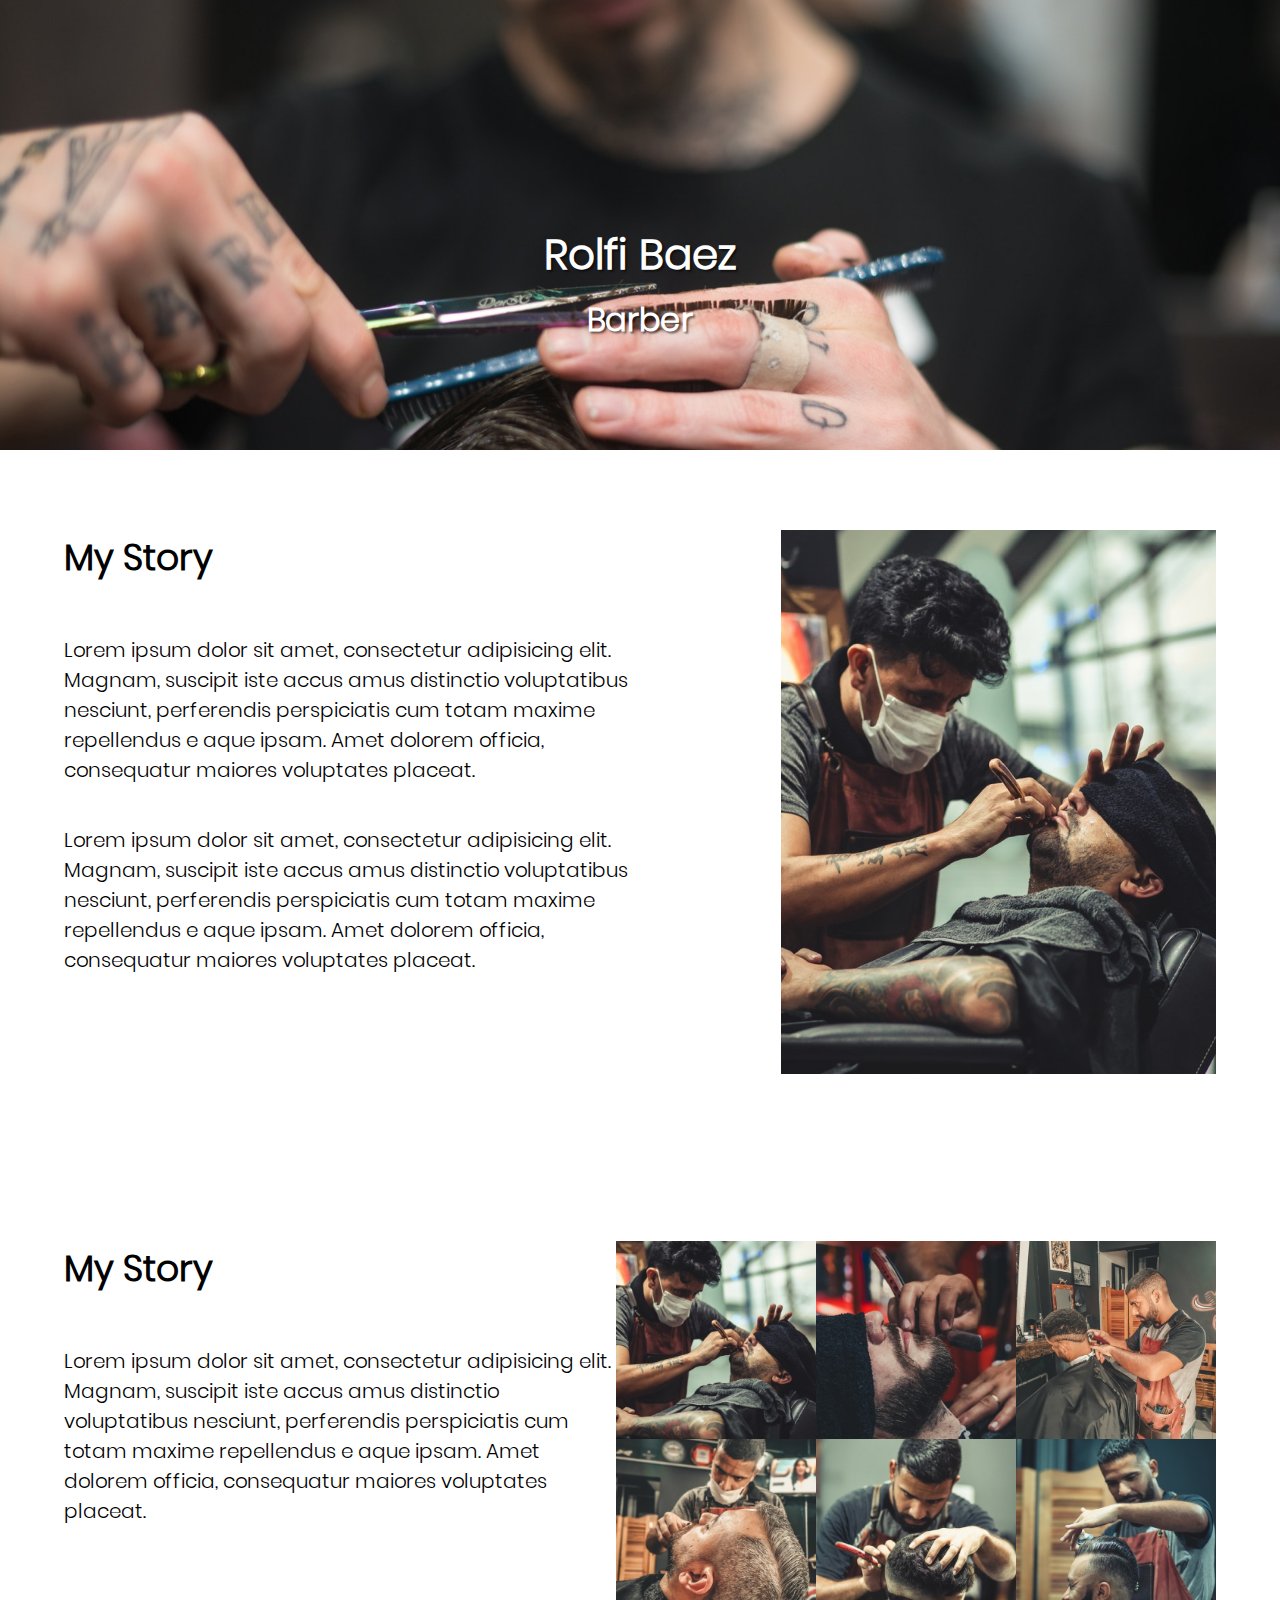
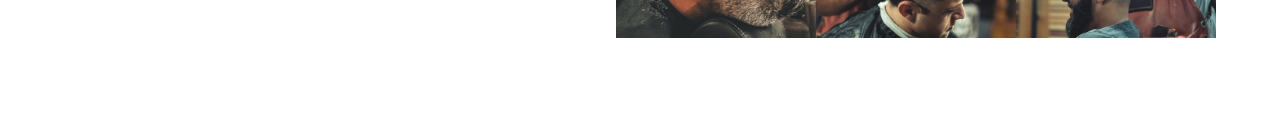
<file: Barber.html>
<!DOCTYPE html>
<html lang="en">
<head>
  <link rel="stylesheet" href="style.css">
  <meta charset="UTF-8">
  <meta name="viewport" content="width=device-width, initial-scale=1.0">
  <meta http-equiv="X-UA-Compatible" content="ie=edge">
  <title>Document</title>
</head>
<body>
  <main>
    <div class="banner">
      <img src="./img/barber-bg.jpg" alt="">
      <div class="author">
        <h1>Rolfi Baez</h1>
        <h3>Barber</h3>
      </div>
    </div>
    <div class="story">
      <div class="story-description">
        <h3>My Story</h3>
        <p> Lorem ipsum dolor sit amet, consectetur adipisicing elit. Magnam, suscipit iste accus
          amus distinctio voluptatibus nesciunt, perferendis perspiciatis cum totam maxime repellendus e
          aque ipsam. Amet dolorem officia, consequatur maiores voluptates placeat.
        </p>
        <p> Lorem ipsum dolor sit amet, consectetur adipisicing elit. Magnam, suscipit iste accus
          amus distinctio voluptatibus nesciunt, perferendis perspiciatis cum totam maxime repellendus e
          aque ipsam. Amet dolorem officia, consequatur maiores voluptates placeat.
        </p>
      </div>
      <div class="profile">
        <img src="img\barber-profile.jpg" alt="profile">
      </div>
    </div>
    <div class="my-work">
      <div class="work-description">
        <h3>My Story</h3>
        <p> Lorem ipsum dolor sit amet, consectetur adipisicing elit. Magnam, suscipit iste accus
          amus distinctio voluptatibus nesciunt, perferendis perspiciatis cum totam maxime repellendus e
          aque ipsam. Amet dolorem officia, consequatur maiores voluptates placeat.
        </p>
      </div>
      <div class="work-gallery">
        <img src="img\barber-gallery-1.jpg" alt="">
        <img src="img\barber-gallery-2.jpg" alt="">
        <img src="img\barber-gallery-3.jpg" alt="">
        <img src="img\barber-gallery-4.jpg" alt="">
        <img src="img\barber-gallery-5.jpg" alt="">
        <img src="img\barber-gallery-6.jpg" alt="">
      </div>
    </div>
  </main>

</body>
</html>
</file>
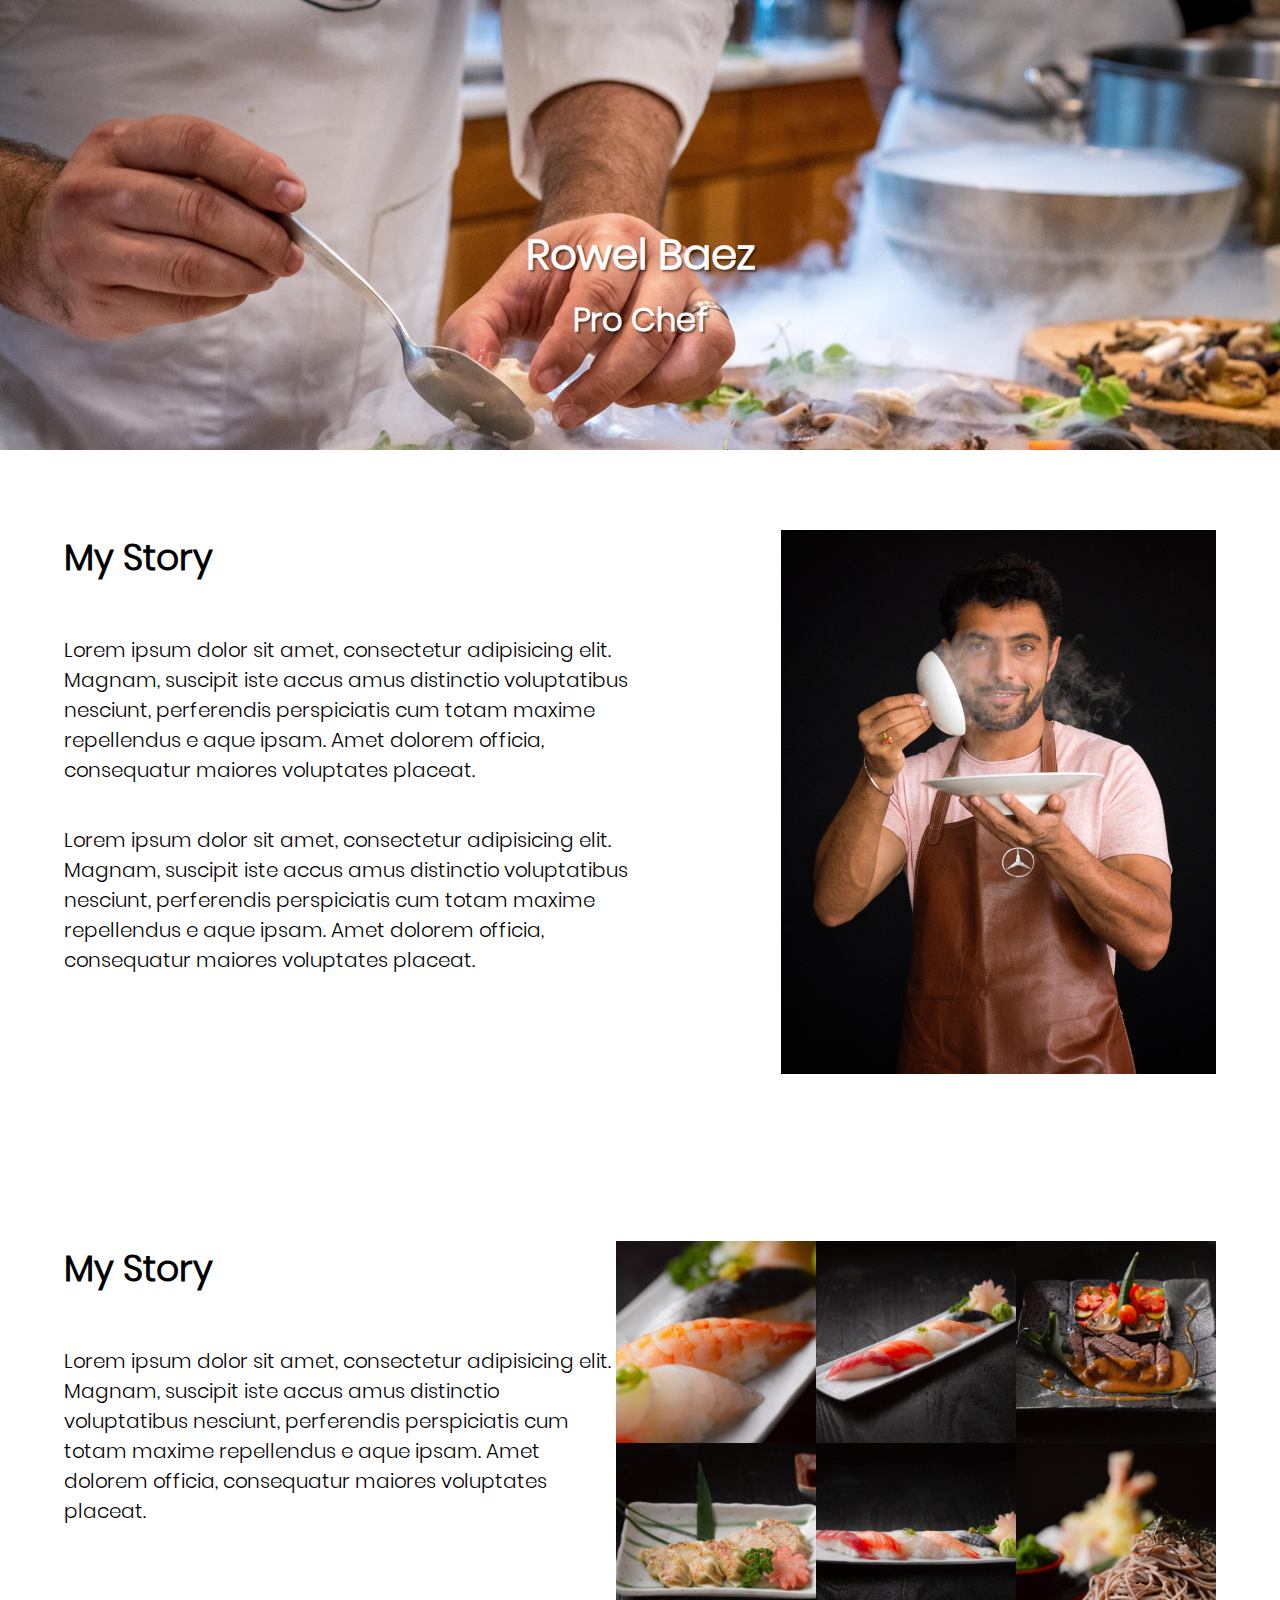
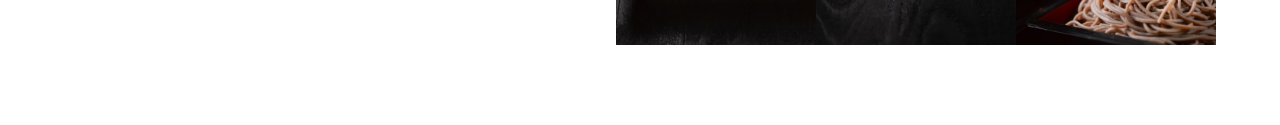
<file: Chef.html>
<!DOCTYPE html>
<html lang="en">
<head>
  <link rel="stylesheet" href="style.css">
  <meta charset="UTF-8">
  <meta name="viewport" content="width=device-width, initial-scale=1.0">
  <meta http-equiv="X-UA-Compatible" content="ie=edge">
  <title>Document</title>
</head>
<body>
  <main>
    <div class="banner">
      <img src="./img/chef-bg.jpg" alt="">
      <div class="author">
        <h1>Rowel Baez</h1>
        <h3>Pro Chef</h3>
      </div>
    </div>
    <div class="story">
      <div class="story-description">
        <h3>My Story</h3>
        <p> Lorem ipsum dolor sit amet, consectetur adipisicing elit. Magnam, suscipit iste accus
          amus distinctio voluptatibus nesciunt, perferendis perspiciatis cum totam maxime repellendus e
          aque ipsam. Amet dolorem officia, consequatur maiores voluptates placeat.
        </p>
        <p> Lorem ipsum dolor sit amet, consectetur adipisicing elit. Magnam, suscipit iste accus
          amus distinctio voluptatibus nesciunt, perferendis perspiciatis cum totam maxime repellendus e
          aque ipsam. Amet dolorem officia, consequatur maiores voluptates placeat.
        </p>
      </div>
      <div class="profile">
        <img src="img\chef-profile.jpg" alt="profile">
      </div>
    </div>
    <div class="my-work">
      <div class="work-description">
        <h3>My Story</h3>
        <p> Lorem ipsum dolor sit amet, consectetur adipisicing elit. Magnam, suscipit iste accus
          amus distinctio voluptatibus nesciunt, perferendis perspiciatis cum totam maxime repellendus e
          aque ipsam. Amet dolorem officia, consequatur maiores voluptates placeat.
        </p>
      </div>
      <div class="work-gallery">
        <img src="img\chef-gallery-1.jpg" alt="">
        <img src="img\chef-gallery-2.jpg" alt="">
        <img src="img\chef-gallery-3.jpg" alt="">
        <img src="img\chef-gallery-4.jpg" alt="">
        <img src="img\chef-gallery-5.jpg" alt="">
        <img src="img\chef-gallery-6.jpg" alt="">
      </div>
    </div>
  </main>

</body>
</html>
</file>
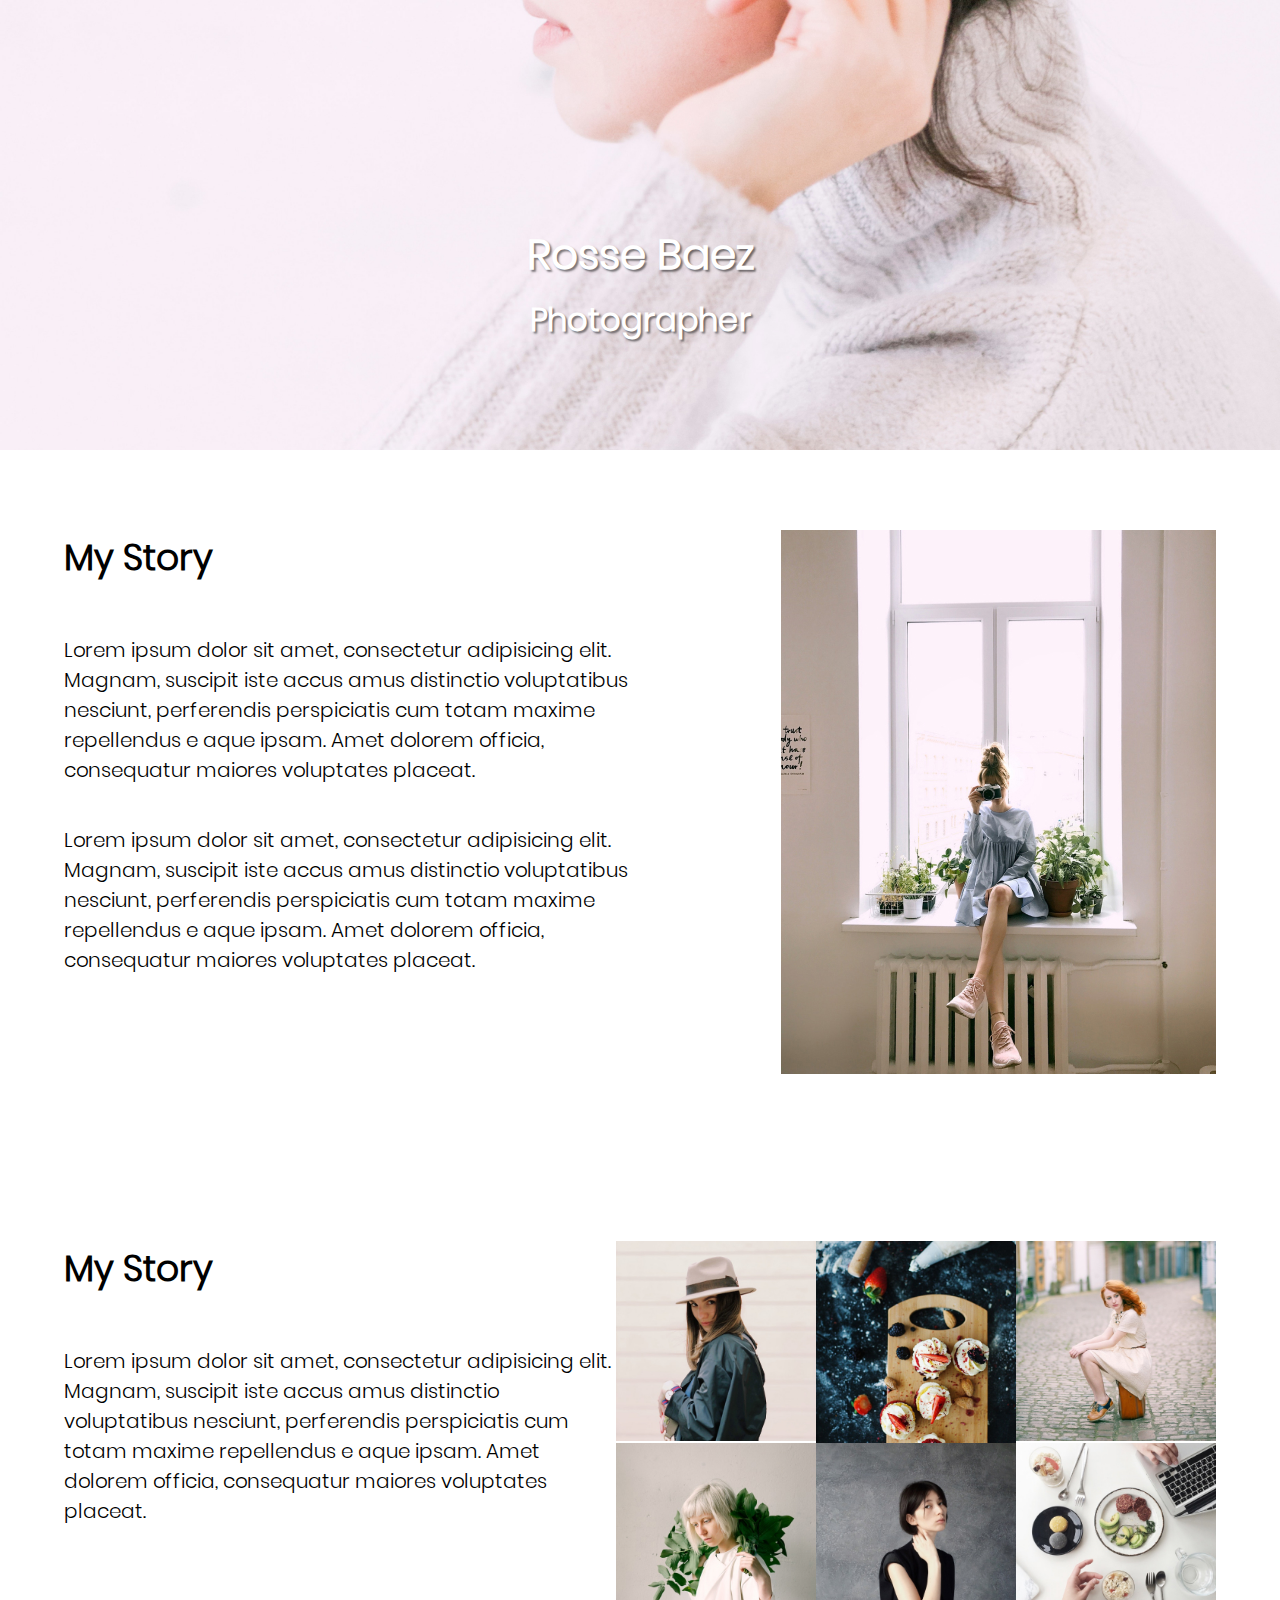
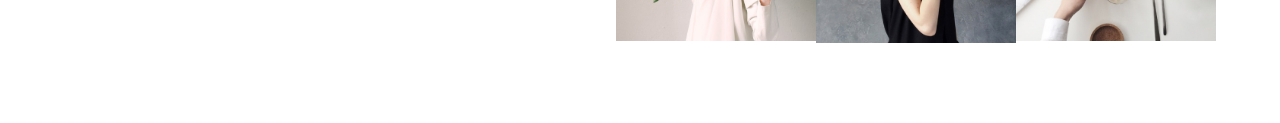
<file: photo.html>
<!DOCTYPE html>
<html lang="en">
<head>
  <link rel="stylesheet" href="style.css">
  <meta charset="UTF-8">
  <meta name="viewport" content="width=device-width, initial-scale=1.0">
  <meta http-equiv="X-UA-Compatible" content="ie=edge">
  <title>Document</title>
</head>
<body>
  <main>
    <div class="banner">
      <img src="./img/photo-bg.jpg" alt="">
      <div class="author">
        <h1>Rosse Baez</h1>
        <h3>Photographer</h3>
      </div>
    </div>
    <div class="story">
      <div class="story-description">
        <h3>My Story</h3>
        <p> Lorem ipsum dolor sit amet, consectetur adipisicing elit. Magnam, suscipit iste accus
          amus distinctio voluptatibus nesciunt, perferendis perspiciatis cum totam maxime repellendus e
          aque ipsam. Amet dolorem officia, consequatur maiores voluptates placeat.
        </p>
        <p> Lorem ipsum dolor sit amet, consectetur adipisicing elit. Magnam, suscipit iste accus
          amus distinctio voluptatibus nesciunt, perferendis perspiciatis cum totam maxime repellendus e
          aque ipsam. Amet dolorem officia, consequatur maiores voluptates placeat.
        </p>
      </div>
      <div class="profile">
        <img src="img\photo-profile.jpg" alt="profile">
      </div>
    </div>
    <div class="my-work">
      <div class="work-description">
        <h3>My Story</h3>
        <p> Lorem ipsum dolor sit amet, consectetur adipisicing elit. Magnam, suscipit iste accus
          amus distinctio voluptatibus nesciunt, perferendis perspiciatis cum totam maxime repellendus e
          aque ipsam. Amet dolorem officia, consequatur maiores voluptates placeat.
        </p>
      </div>
      <div class="work-gallery">
        <img src="img\photo-gallery-1.jpg" alt="">
        <img src="img\photo-gallery-2.jpg" alt="">
        <img src="img\photo-gallery-3.jpg" alt="">
        <img src="img\photo-gallery-4.jpg" alt="">
        <img src="img\photo-gallery-5.jpg" alt="">
        <img src="img\photo-gallery-6.jpg" alt="">
      </div>
    </div>
  </main>
  
</body>
</html>
</file>
<file: style.css>
*,
*::before,
*::after {
  margin: 0;
  padding: 0;
  box-sizing: border-box;
}

@font-face {
  font-family: PopLight;
  src: url("./fonts/Poppins-Light.ttf");
}
@font-face {
  font-family: PopRegular;
  src: url("./fonts/Poppins-Regular.ttf");
}

body {
  font-family: PopLight;
}

.portofolio {
  color: white;
  background: radial-gradient(rgba(43 , 55, 96, 1), rgba(11, 16, 35, 1));
}

nav {
  min-height: 10vh;
  width: 90%;
  margin: auto;
  display: flex;
  justify-content: space-between;
  align-items: center;
  padding: 20px 0px;
}

.logo {
  font-size: 20px;
}

.page {
  min-height: 90vh;
  display: grid;
  grid-template-columns: 5% 1fr 1fr 1fr 5%;
}
.chef,
.hairstyle {
  position: absolute;
  bottom: 0%;
  left: 0%;
  width: 100%;
  opacity: 0;
  pointer-events: none;
}

.hero {
  overflow: hidden;
  height: 500px;
  align-self: center;
  justify-self: center;
  display: flex;
}

.hero img {
  height: 500px;
  transition: transform 0.3s ease-out;
  cursor: pointer;
}
.hero a {
  display: flex;
}

.model-right {
  transform: translate(0%, 10%);
}
.model-left {
  transform: translate(0%, -10%);
}

.hero:hover .model-right {
  transform: translate(0%, 0%);
}
.hero:hover .model-left {
  transform: translate(0%, 0%);
}

.details {
  grid-column: 2/3;
  align-self: end;
}

.details h1 {
  font-size: 64px;
  font-family: PopRegular;
}
.details h2 {
  font-size: 42px;
  padding: 20px 0px;
}
.details p {
  font-size: 24px;
  padding: 20px 0px 50px 0px;
}

.pages {
  position: absolute;
  right: 5%;
  top: 50%;
  transform: translateY(-50%);
}
.pages > div {
  display: flex;
  align-items: center;
  justify-content: space-between;
}
.pages h3 {
  font-size: 24px;
  padding: 30px;
}

.pages svg {
  cursor: pointer;
  opacity: 0.5;
  transform: scale(2);
}
.pages svg:hover {
  animation: dot 0.5s ease-in-out infinite alternate;
}

.pages svg.active {
  opacity: 1;
}

@keyframes dot {
  0% {
    transform: scale(2);
  }
  100% {
    transform: scale(4);
  }
}

.banner {
  height: 50vh;
  width: 100%;
  position: relative;
}
.banner img {
  height: 100%;
  width: 100%;
  object-fit: cover;
  object-position: top;
}
.author {
  position: absolute;
  top: 70%;
  left: 50%;
  transform: translate(-50%, -70%);
  color: white;
  text-shadow: 2px 2px 2px rgba(0, 0, 0, 0.5);
  text-align: center;
}
.author h1 {
  font-size: 42px;
}
.author h3 {
  padding: 10px 0px;
  font-size: 32px;
}

.story,
.my-work {
  display: flex;
  justify-content: space-between;
  width: 90%;
  margin: auto;
  padding: 80px 0px;
}
.story-description,
.work-description {
  width: 50%;
}
.story-description h3,
.work-description h3 {
  font-size: 36px;
  padding-bottom: 30px;
}

.story-description p,
.work-description p {
  padding: 20px 0px;
  font-size: 20px;
}

.work-gallery {
  display: grid;
  grid-template-columns: repeat(3, 200px);
}
.work-gallery img {
  width: 100%;
}

@media (max-width: 1024px) {
  .page {
    grid-template-columns: 5% 1fr 5%;
    grid-template-rows: 2fr 1fr;
    align-items: center;
  }
  .hero {
    grid-column: 2/3;
    height: auto;
  }
  .hero img {
    height: 500px;
  }
  .details {
    grid-row: 2/3;
    grid-column: 2/3;
    text-align: center;
  }
  .details h1 {
    font-size: 48px;
  }
  .details h2 {
    font-size: 38px;
  }
  .story,
  .my-work {
    flex-direction: column;
  }
  .story-description,
  .work-description {
    width: 100%;
  }
  .work-gallery {
    display: grid;
    grid-template-columns: repeat(auto-fit, minmax(250px, 1fr));
  }
  .profile {
    padding-top: 30px;
    text-align: center;
  }
}

@media (max-width: 768px) {
  .hero img {
    height: 400px;
  }
  .details h1 {
    font-size: 38px;
  }
  .details h2 {
    font-size: 28px;
  }
}

.nav-open {
  position: absolute;
  top: 0px;
  left: 0px;
  width: 100%;
  height: 50vh;
  background: white;
  z-index: 1;
  color: black;
  display: grid;
  grid-template-columns: 5% 1fr 1fr 5%;
  justify-items: center;
  align-items: center;
  text-align: center;
  transform: translateY(-100%);
}

.contact {
  grid-column: 2/3;
}
.nav-open h3 {
  font-size: 28px;
  padding-bottom: 40px;
}
.nav-open p {
  font-size: 18px;
}
.social-links img {
  padding: 0px 20px;
}

.logo,
.menu {
  z-index: 2;
}
.menu {
  cursor: pointer;
}
</file>
